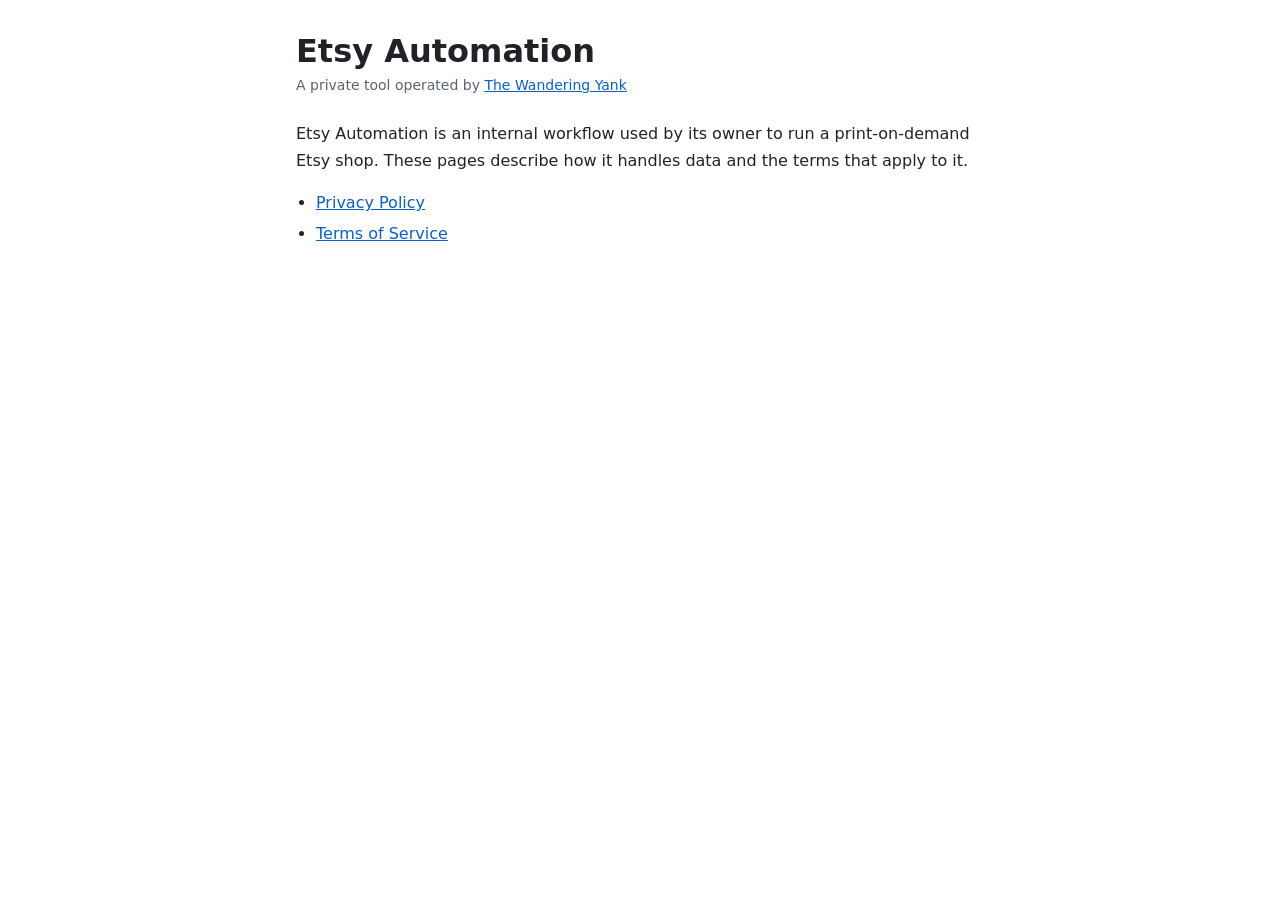
<file: index.html>
<!doctype html>
<html lang="en">
<head>
<meta charset="utf-8">
<meta name="viewport" content="width=device-width, initial-scale=1">
<title>Etsy Automation – Legal</title>
<meta name="description" content="Privacy policy and terms of service for the Etsy Automation tool operated by The Wandering Yank.">
<link rel="stylesheet" href="style.css">
</head>
<body>
<main>
<h1>Etsy Automation</h1>
<p class="meta">A private tool operated by <a href="https://thewanderingyank.com">The Wandering Yank</a></p>
<p>Etsy Automation is an internal workflow used by its owner to run a print-on-demand Etsy shop. These pages describe how it handles data and the terms that apply to it.</p>
<ul>
<li><a href="privacy.html">Privacy Policy</a></li>
<li><a href="terms.html">Terms of Service</a></li>
</ul>
</main>
</body>
</html>
</file>
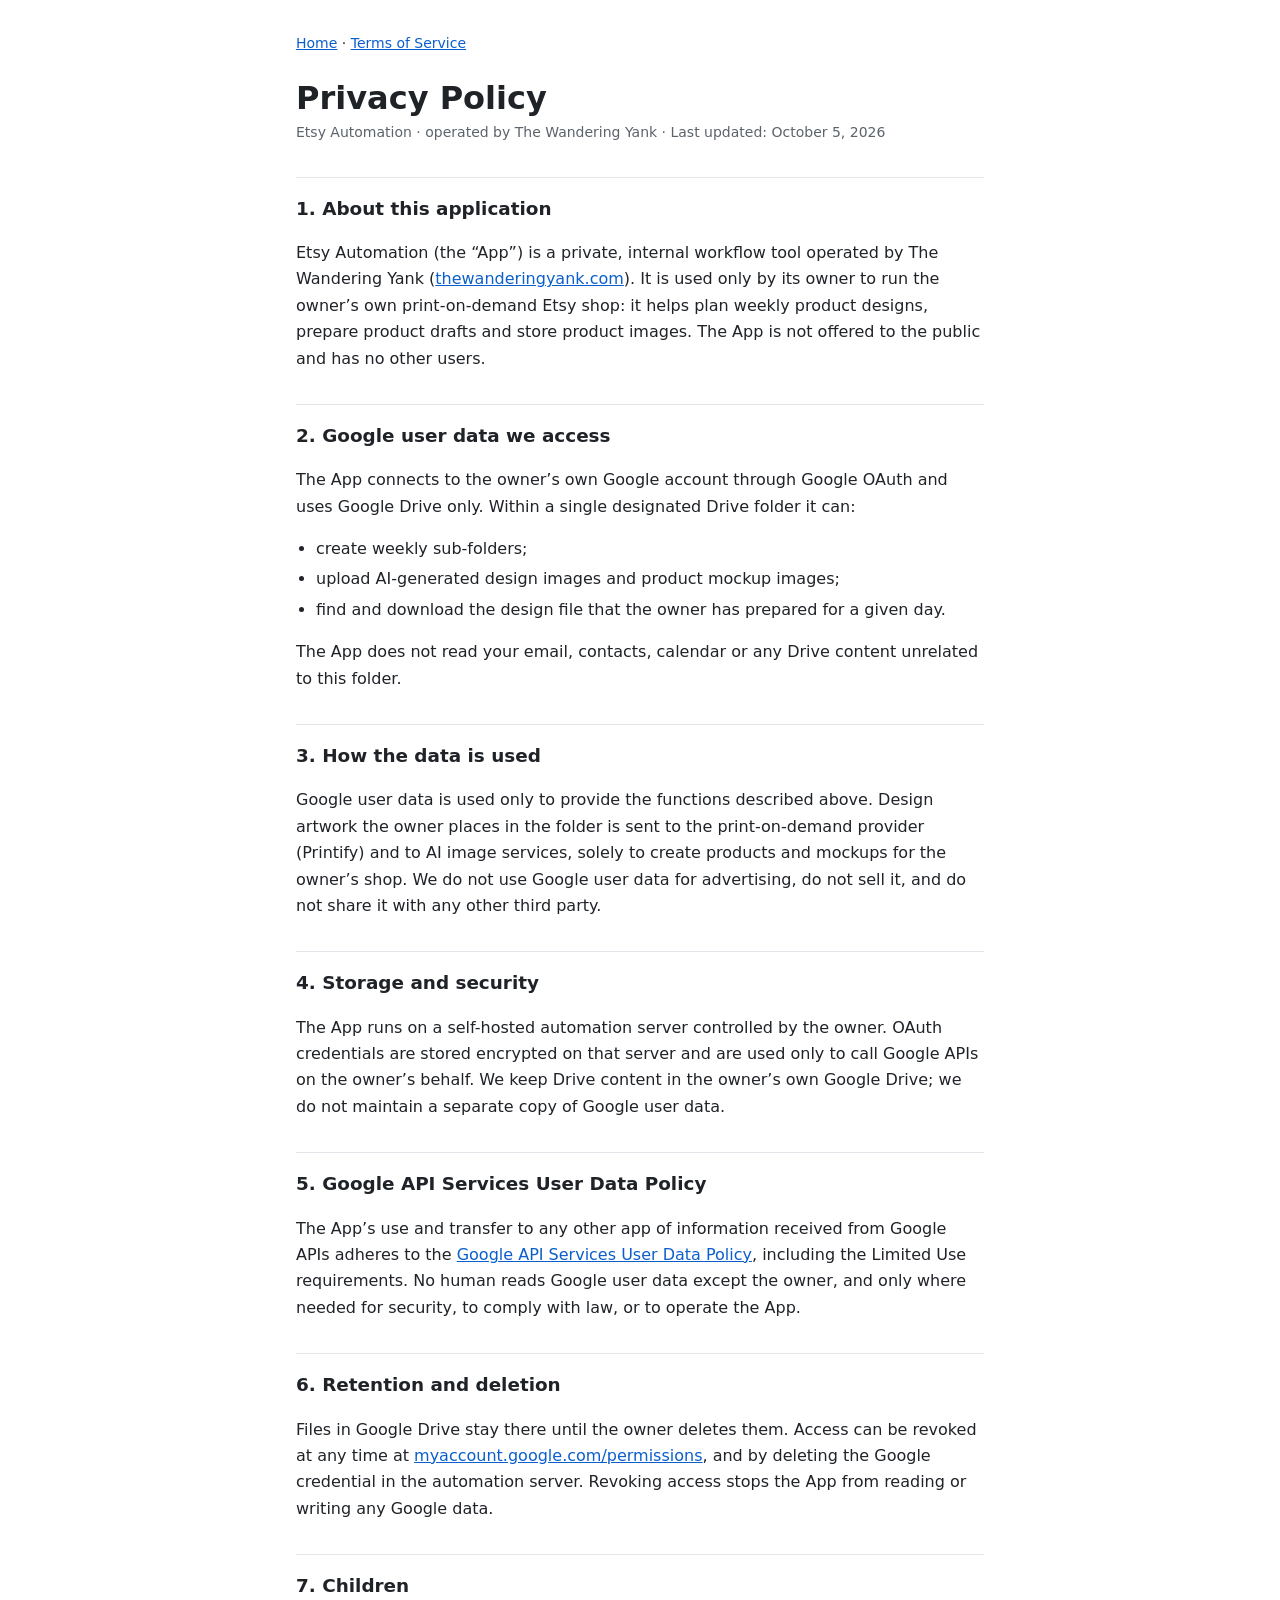
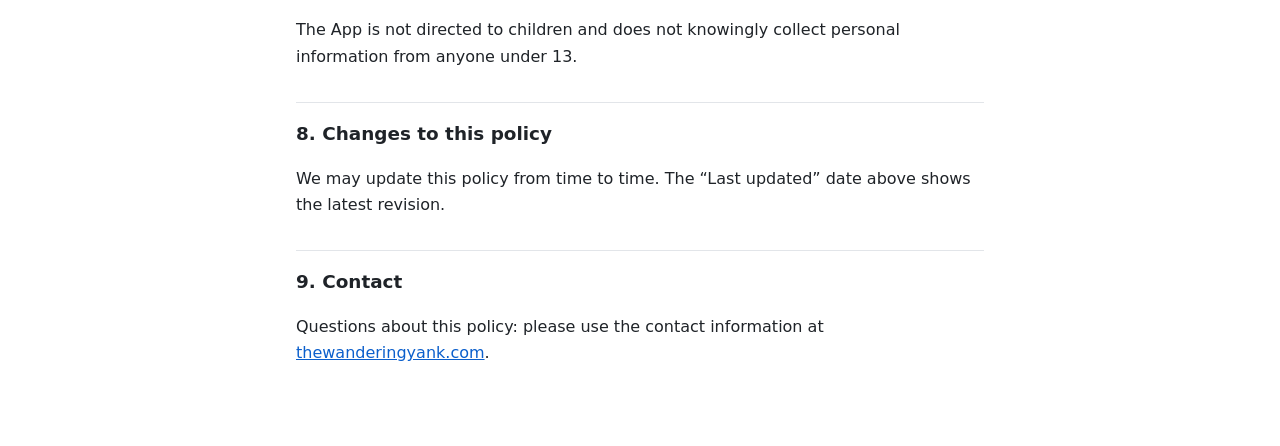
<file: privacy.html>
<!doctype html>
<html lang="en">
<head>
<meta charset="utf-8">
<meta name="viewport" content="width=device-width, initial-scale=1">
<title>Privacy Policy – Etsy Automation</title>
<meta name="description" content="Privacy policy for the Etsy Automation tool operated by The Wandering Yank.">
<link rel="stylesheet" href="style.css">
</head>
<body>
<main>
<nav><a href="index.html">Home</a> · <a href="terms.html">Terms of Service</a></nav>
<h1>Privacy Policy</h1>
<p class="meta">Etsy Automation · operated by The Wandering Yank · Last updated: October 5, 2026</p>

<h2>1. About this application</h2>
<p>Etsy Automation (the “App”) is a private, internal workflow tool operated by The Wandering Yank (<a href="https://thewanderingyank.com">thewanderingyank.com</a>). It is used only by its owner to run the owner’s own print-on-demand Etsy shop: it helps plan weekly product designs, prepare product drafts and store product images. The App is not offered to the public and has no other users.</p>

<h2>2. Google user data we access</h2>
<p>The App connects to the owner’s own Google account through Google OAuth and uses Google Drive only. Within a single designated Drive folder it can:</p>
<ul>
<li>create weekly sub-folders;</li>
<li>upload AI-generated design images and product mockup images;</li>
<li>find and download the design file that the owner has prepared for a given day.</li>
</ul>
<p>The App does not read your email, contacts, calendar or any Drive content unrelated to this folder.</p>

<h2>3. How the data is used</h2>
<p>Google user data is used only to provide the functions described above. Design artwork the owner places in the folder is sent to the print-on-demand provider (Printify) and to AI image services, solely to create products and mockups for the owner’s shop. We do not use Google user data for advertising, do not sell it, and do not share it with any other third party.</p>

<h2>4. Storage and security</h2>
<p>The App runs on a self-hosted automation server controlled by the owner. OAuth credentials are stored encrypted on that server and are used only to call Google APIs on the owner’s behalf. We keep Drive content in the owner’s own Google Drive; we do not maintain a separate copy of Google user data.</p>

<h2>5. Google API Services User Data Policy</h2>
<p>The App’s use and transfer to any other app of information received from Google APIs adheres to the <a href="https://developers.google.com/terms/api-services-user-data-policy">Google API Services User Data Policy</a>, including the Limited Use requirements. No human reads Google user data except the owner, and only where needed for security, to comply with law, or to operate the App.</p>

<h2>6. Retention and deletion</h2>
<p>Files in Google Drive stay there until the owner deletes them. Access can be revoked at any time at <a href="https://myaccount.google.com/permissions">myaccount.google.com/permissions</a>, and by deleting the Google credential in the automation server. Revoking access stops the App from reading or writing any Google data.</p>

<h2>7. Children</h2>
<p>The App is not directed to children and does not knowingly collect personal information from anyone under 13.</p>

<h2>8. Changes to this policy</h2>
<p>We may update this policy from time to time. The “Last updated” date above shows the latest revision.</p>

<h2>9. Contact</h2>
<p>Questions about this policy: please use the contact information at <a href="https://thewanderingyank.com">thewanderingyank.com</a>.</p>
</main>
</body>
</html>
</file>
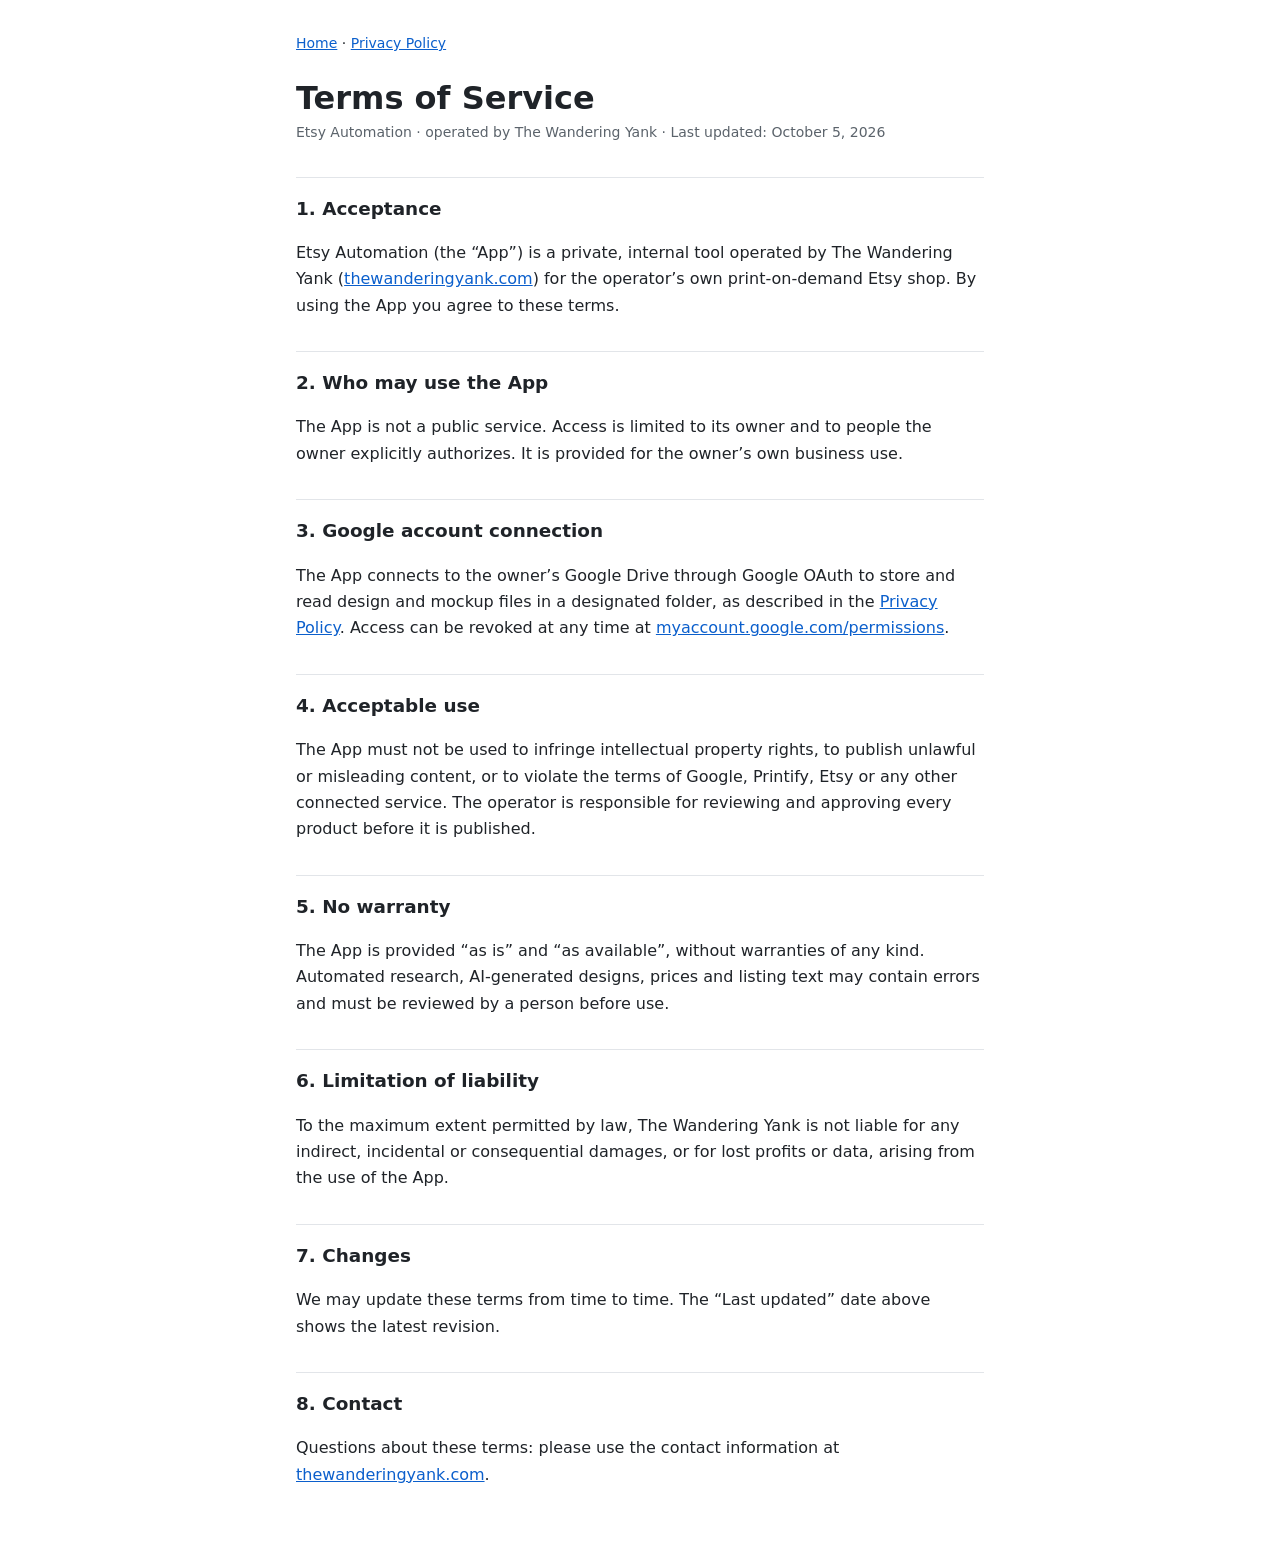
<file: terms.html>
<!doctype html>
<html lang="en">
<head>
<meta charset="utf-8">
<meta name="viewport" content="width=device-width, initial-scale=1">
<title>Terms of Service – Etsy Automation</title>
<meta name="description" content="Terms of service for the Etsy Automation tool operated by The Wandering Yank.">
<link rel="stylesheet" href="style.css">
</head>
<body>
<main>
<nav><a href="index.html">Home</a> · <a href="privacy.html">Privacy Policy</a></nav>
<h1>Terms of Service</h1>
<p class="meta">Etsy Automation · operated by The Wandering Yank · Last updated: October 5, 2026</p>

<h2>1. Acceptance</h2>
<p>Etsy Automation (the “App”) is a private, internal tool operated by The Wandering Yank (<a href="https://thewanderingyank.com">thewanderingyank.com</a>) for the operator’s own print-on-demand Etsy shop. By using the App you agree to these terms.</p>

<h2>2. Who may use the App</h2>
<p>The App is not a public service. Access is limited to its owner and to people the owner explicitly authorizes. It is provided for the owner’s own business use.</p>

<h2>3. Google account connection</h2>
<p>The App connects to the owner’s Google Drive through Google OAuth to store and read design and mockup files in a designated folder, as described in the <a href="privacy.html">Privacy Policy</a>. Access can be revoked at any time at <a href="https://myaccount.google.com/permissions">myaccount.google.com/permissions</a>.</p>

<h2>4. Acceptable use</h2>
<p>The App must not be used to infringe intellectual property rights, to publish unlawful or misleading content, or to violate the terms of Google, Printify, Etsy or any other connected service. The operator is responsible for reviewing and approving every product before it is published.</p>

<h2>5. No warranty</h2>
<p>The App is provided “as is” and “as available”, without warranties of any kind. Automated research, AI-generated designs, prices and listing text may contain errors and must be reviewed by a person before use.</p>

<h2>6. Limitation of liability</h2>
<p>To the maximum extent permitted by law, The Wandering Yank is not liable for any indirect, incidental or consequential damages, or for lost profits or data, arising from the use of the App.</p>

<h2>7. Changes</h2>
<p>We may update these terms from time to time. The “Last updated” date above shows the latest revision.</p>

<h2>8. Contact</h2>
<p>Questions about these terms: please use the contact information at <a href="https://thewanderingyank.com">thewanderingyank.com</a>.</p>
</main>
</body>
</html>
</file>
<file: style.css>
:root {
  --bg: #ffffff;
  --fg: #1f2328;
  --muted: #5b636b;
  --link: #0b5fcc;
  --rule: #e2e5e9;
}
@media (prefers-color-scheme: dark) {
  :root {
    --bg: #0f1216;
    --fg: #e6e8eb;
    --muted: #9aa3ad;
    --link: #6ea8ff;
    --rule: #272c33;
  }
}
* { box-sizing: border-box; }
body {
  margin: 0;
  background: var(--bg);
  color: var(--fg);
  font: 16px/1.65 system-ui, -apple-system, "Segoe UI", Roboto, sans-serif;
}
main { max-width: 720px; margin: 0 auto; padding: 32px 16px 64px; }
nav { font-size: 14px; margin-bottom: 24px; }
h1 { font-size: 2rem; line-height: 1.2; margin: 0 0 4px; }
h2 { font-size: 1.15rem; margin: 32px 0 8px; padding-top: 16px; border-top: 1px solid var(--rule); }
.meta { color: var(--muted); font-size: 14px; margin: 0 0 24px; }
a { color: var(--link); }
ul { padding-left: 20px; }
li { margin: 4px 0; }
</file>
